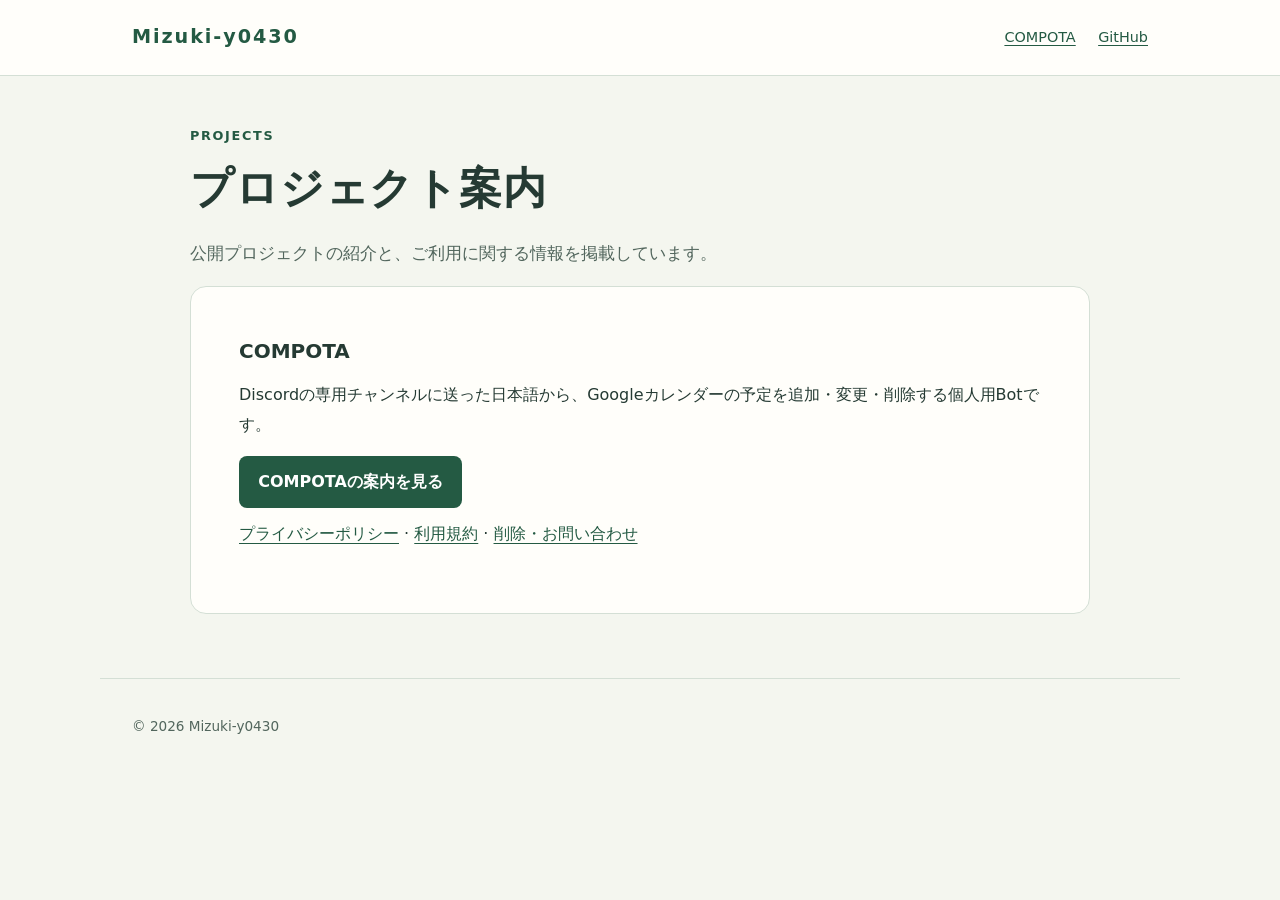
<file: index.html>
<!doctype html>
<html lang="ja">
<head>
  <meta charset="utf-8">
  <meta name="viewport" content="width=device-width, initial-scale=1">
  <title>Mizuki-y0430 | プロジェクト</title>
  <meta name="description" content="Mizuki-y0430のプロジェクト案内。COMPOTAの紹介、プライバシーポリシー、利用規約、お問い合わせ窓口を掲載しています。">
  <link rel="stylesheet" href="compota/styles.css">
</head>
<body>
  <a class="skip-link" href="#main">本文へ移動</a>
  <header class="site-header"><div class="header-inner"><a class="brand" href="index.html">Mizuki-y0430</a><nav aria-label="メインナビゲーション"><a href="compota/index.html">COMPOTA</a><a href="https://github.com/Mizuki-y0430">GitHub</a></nav></div></header>
  <main id="main"><p class="eyebrow">PROJECTS</p><h1>プロジェクト案内</h1><p class="lead">公開プロジェクトの紹介と、ご利用に関する情報を掲載しています。</p><section class="document"><h2>COMPOTA</h2><p>Discordの専用チャンネルに送った日本語から、Googleカレンダーの予定を追加・変更・削除する個人用Botです。</p><a class="button" href="compota/index.html">COMPOTAの案内を見る</a><p><a href="compota/privacy-policy.html">プライバシーポリシー</a> · <a href="compota/terms.html">利用規約</a> · <a href="compota/support.html">削除・お問い合わせ</a></p></section></main>
  <footer class="site-footer"><p>© 2026 Mizuki-y0430</p></footer>
</body>
</html>
</file>
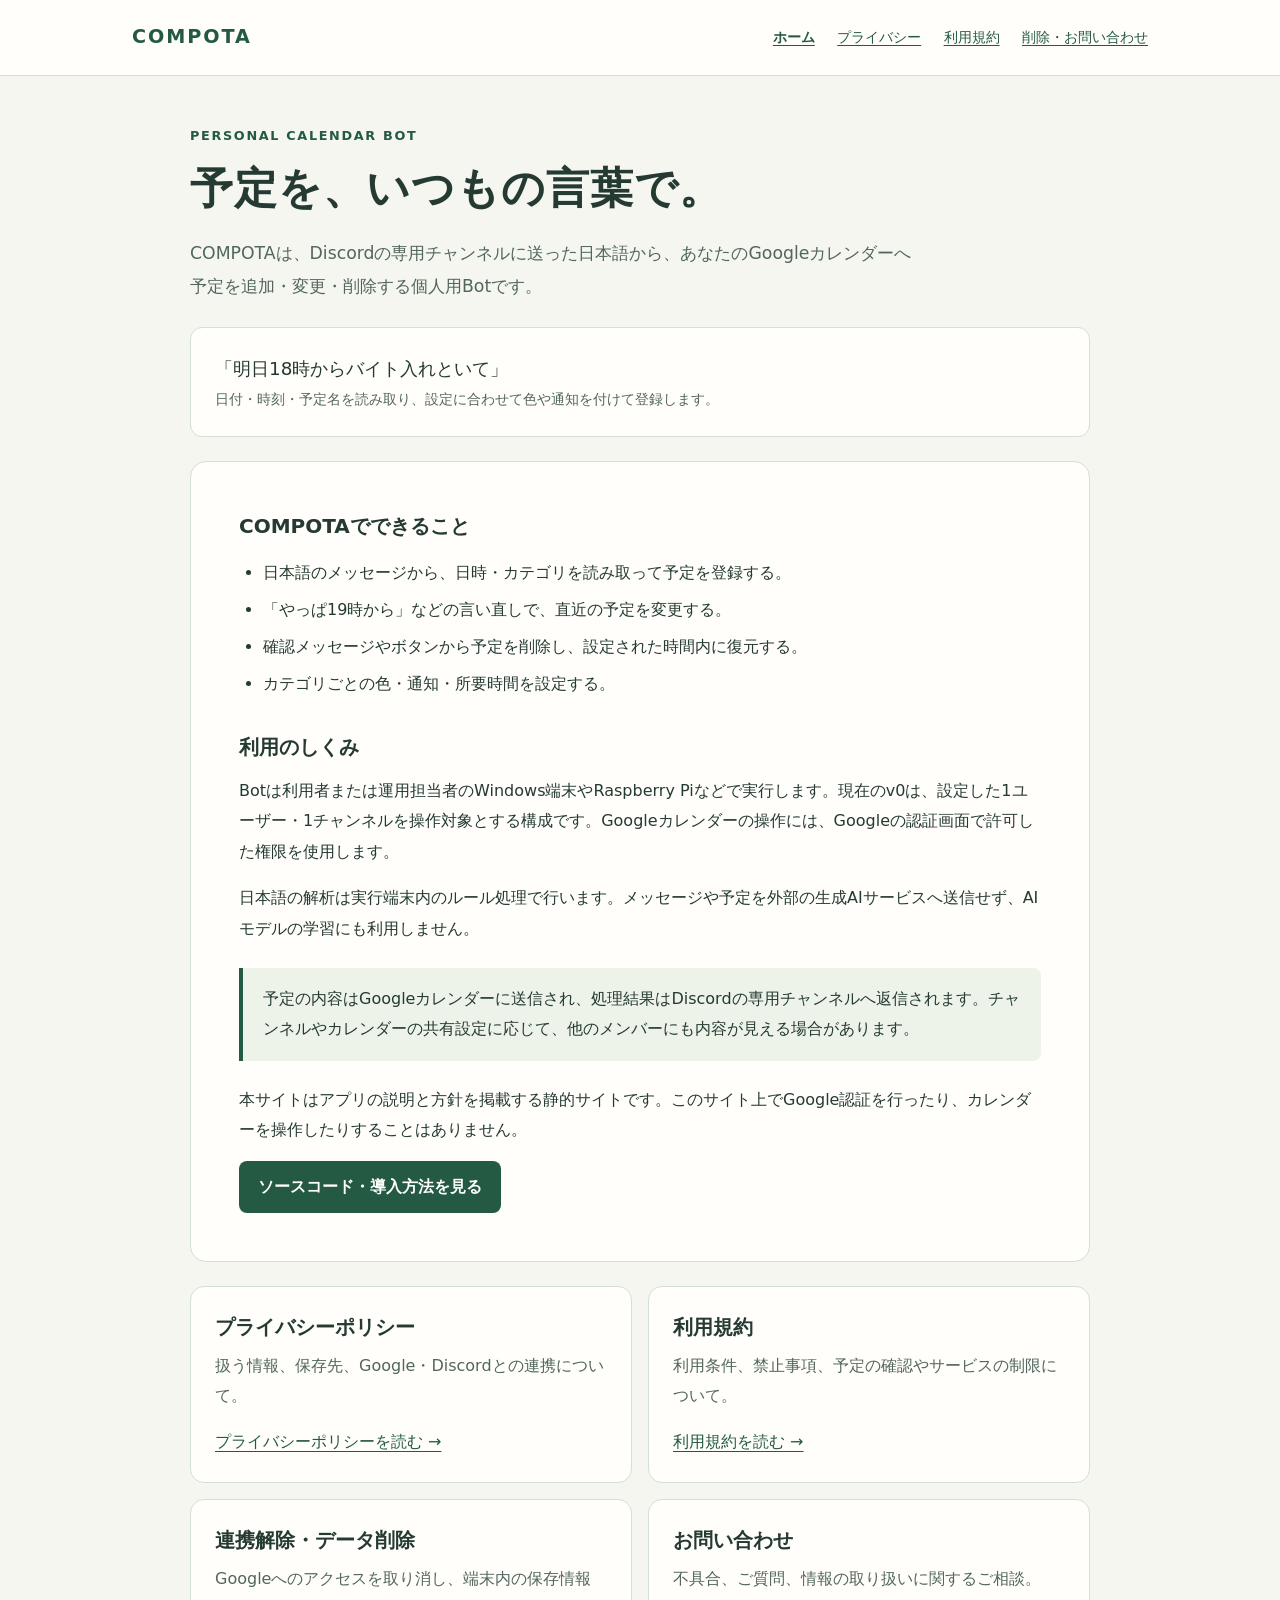
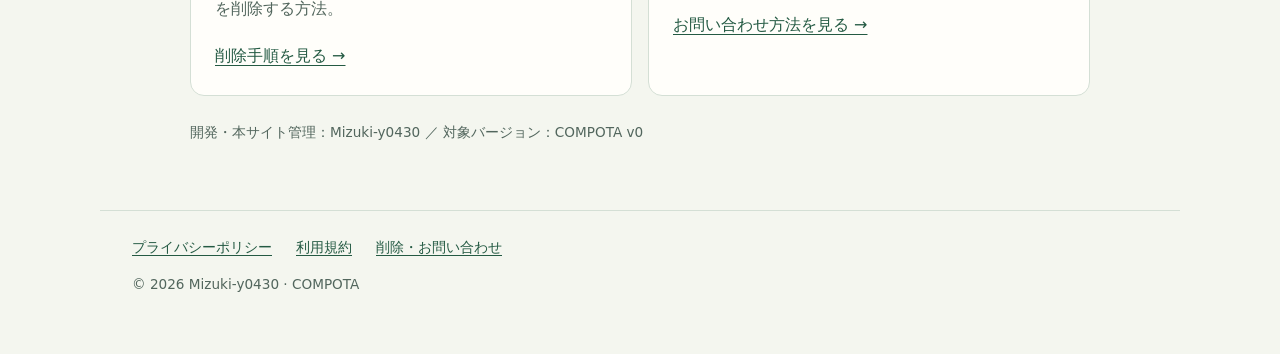
<file: compota/index.html>
<!doctype html>
<html lang="ja">
<head>
  <meta charset="utf-8">
  <meta name="viewport" content="width=device-width, initial-scale=1">
  <title>COMPOTA — DiscordからGoogleカレンダーへ</title>
  <meta name="description" content="COMPOTAは、Discordに送った日本語からGoogleカレンダーの予定を追加・変更・削除する個人用Botです。利用規約、プライバシーポリシー、連携解除の方法をご案内します。">
  <link rel="stylesheet" href="styles.css">
</head>
<body>
  <a class="skip-link" href="#main">本文へ移動</a>
  <header class="site-header"><div class="header-inner">
    <a class="brand" href="index.html">COMPOTA</a>
    <nav aria-label="メインナビゲーション">
      <a href="index.html" aria-current="page">ホーム</a><a href="privacy-policy.html">プライバシー</a><a href="terms.html">利用規約</a><a href="support.html">削除・お問い合わせ</a>
    </nav>
  </div></header>
  <main id="main">
    <p class="eyebrow">PERSONAL CALENDAR BOT</p>
    <h1>予定を、いつもの言葉で。</h1>
    <p class="lead">COMPOTAは、Discordの専用チャンネルに送った日本語から、あなたのGoogleカレンダーへ予定を追加・変更・削除する個人用Botです。</p>
    <div class="example">「明日18時からバイト入れといて」<small>日付・時刻・予定名を読み取り、設定に合わせて色や通知を付けて登録します。</small></div>
    <section class="document" aria-labelledby="features">
      <h2 id="features">COMPOTAでできること</h2>
      <ul>
        <li>日本語のメッセージから、日時・カテゴリを読み取って予定を登録する。</li>
        <li>「やっぱ19時から」などの言い直しで、直近の予定を変更する。</li>
        <li>確認メッセージやボタンから予定を削除し、設定された時間内に復元する。</li>
        <li>カテゴリごとの色・通知・所要時間を設定する。</li>
      </ul>
      <h2>利用のしくみ</h2>
      <p>Botは利用者または運用担当者のWindows端末やRaspberry Piなどで実行します。現在のv0は、設定した1ユーザー・1チャンネルを操作対象とする構成です。Googleカレンダーの操作には、Googleの認証画面で許可した権限を使用します。</p>
      <p>日本語の解析は実行端末内のルール処理で行います。メッセージや予定を外部の生成AIサービスへ送信せず、AIモデルの学習にも利用しません。</p>
      <div class="note"><p>予定の内容はGoogleカレンダーに送信され、処理結果はDiscordの専用チャンネルへ返信されます。チャンネルやカレンダーの共有設定に応じて、他のメンバーにも内容が見える場合があります。</p></div>
      <p>本サイトはアプリの説明と方針を掲載する静的サイトです。このサイト上でGoogle認証を行ったり、カレンダーを操作したりすることはありません。</p>
      <a class="button" href="https://github.com/Mizuki-y0430/calendar-bot">ソースコード・導入方法を見る</a>
    </section>
    <div class="grid">
      <section class="card"><h2>プライバシーポリシー</h2><p>扱う情報、保存先、Google・Discordとの連携について。</p><a href="privacy-policy.html">プライバシーポリシーを読む →</a></section>
      <section class="card"><h2>利用規約</h2><p>利用条件、禁止事項、予定の確認やサービスの制限について。</p><a href="terms.html">利用規約を読む →</a></section>
      <section class="card"><h2>連携解除・データ削除</h2><p>Googleへのアクセスを取り消し、端末内の保存情報を削除する方法。</p><a href="support.html#delete-data">削除手順を見る →</a></section>
      <section class="card"><h2>お問い合わせ</h2><p>不具合、ご質問、情報の取り扱いに関するご相談。</p><a href="support.html#contact">お問い合わせ方法を見る →</a></section>
    </div>
    <p class="meta">開発・本サイト管理：Mizuki-y0430 ／ 対象バージョン：COMPOTA v0</p>
  </main>
  <footer class="site-footer"><div class="footer-links"><a href="privacy-policy.html">プライバシーポリシー</a><a href="terms.html">利用規約</a><a href="support.html">削除・お問い合わせ</a></div><p>© 2026 Mizuki-y0430 · COMPOTA</p></footer>
</body>
</html>
</file>
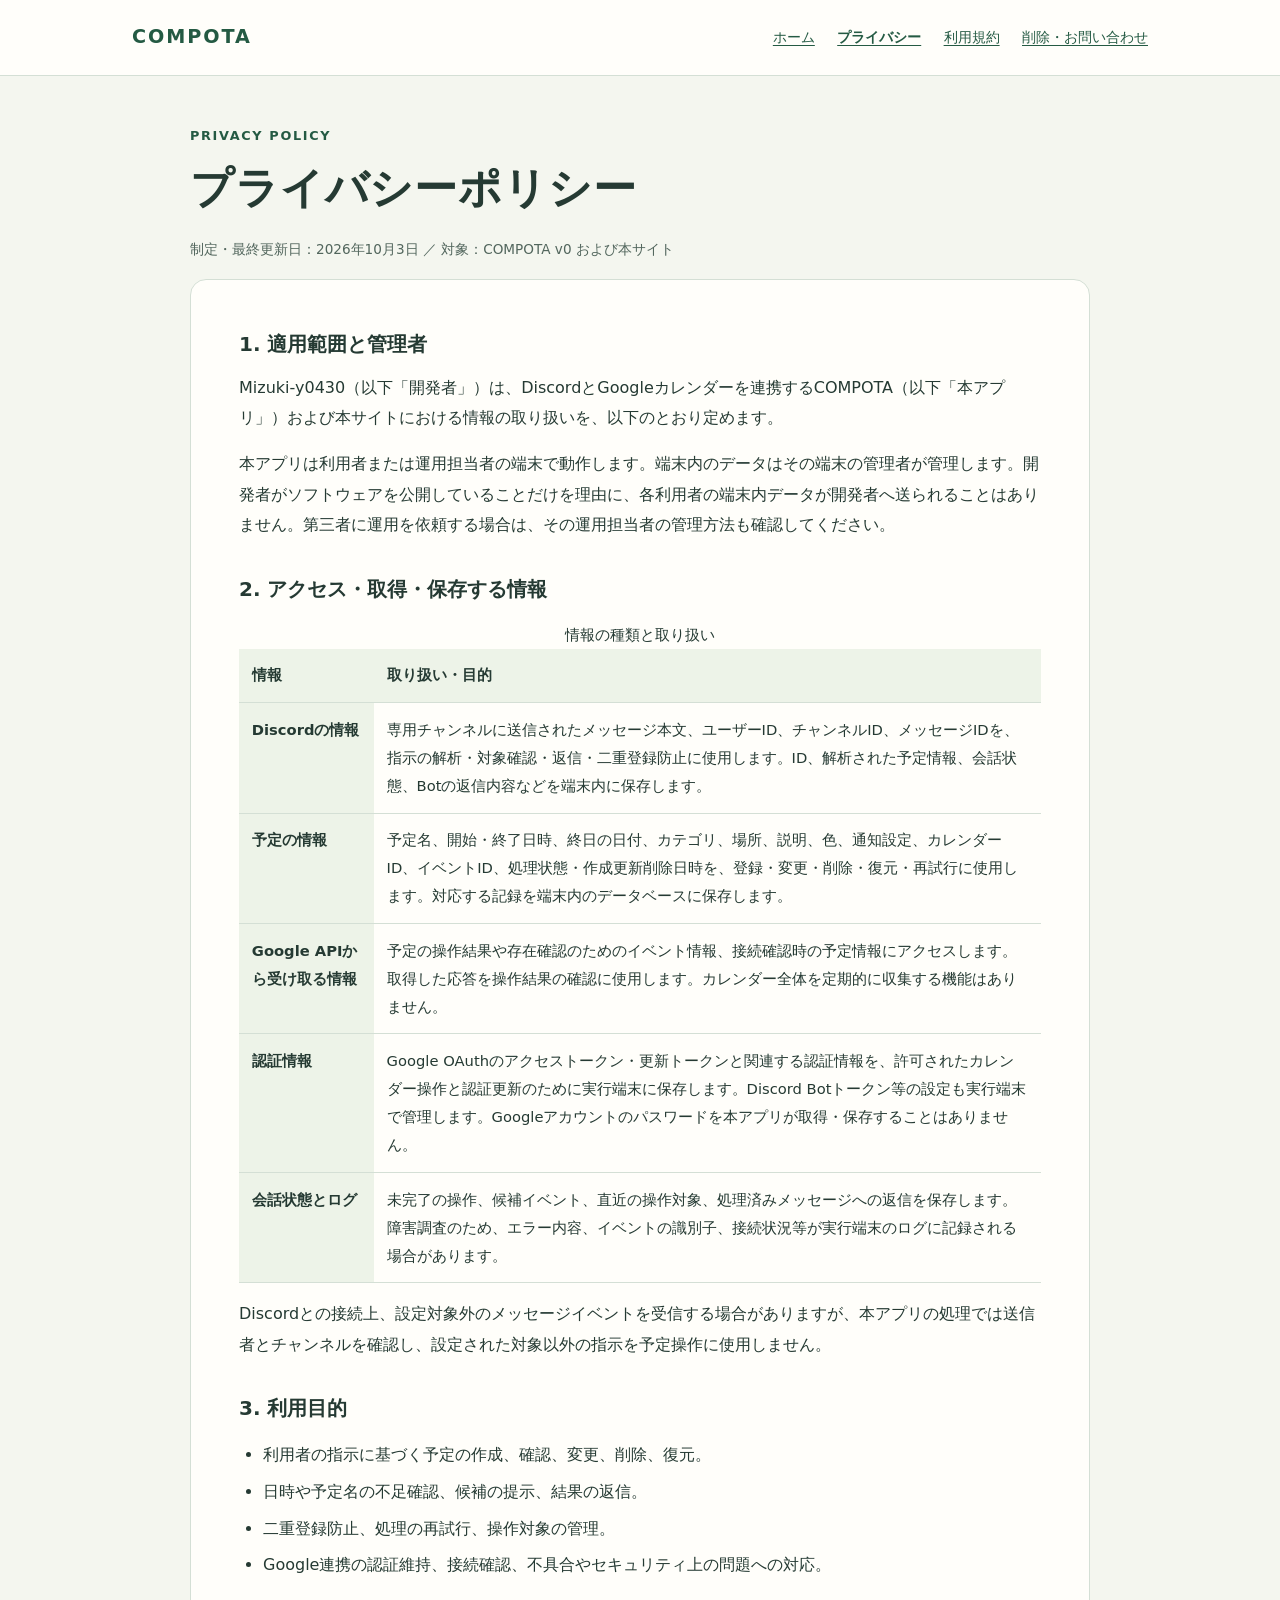
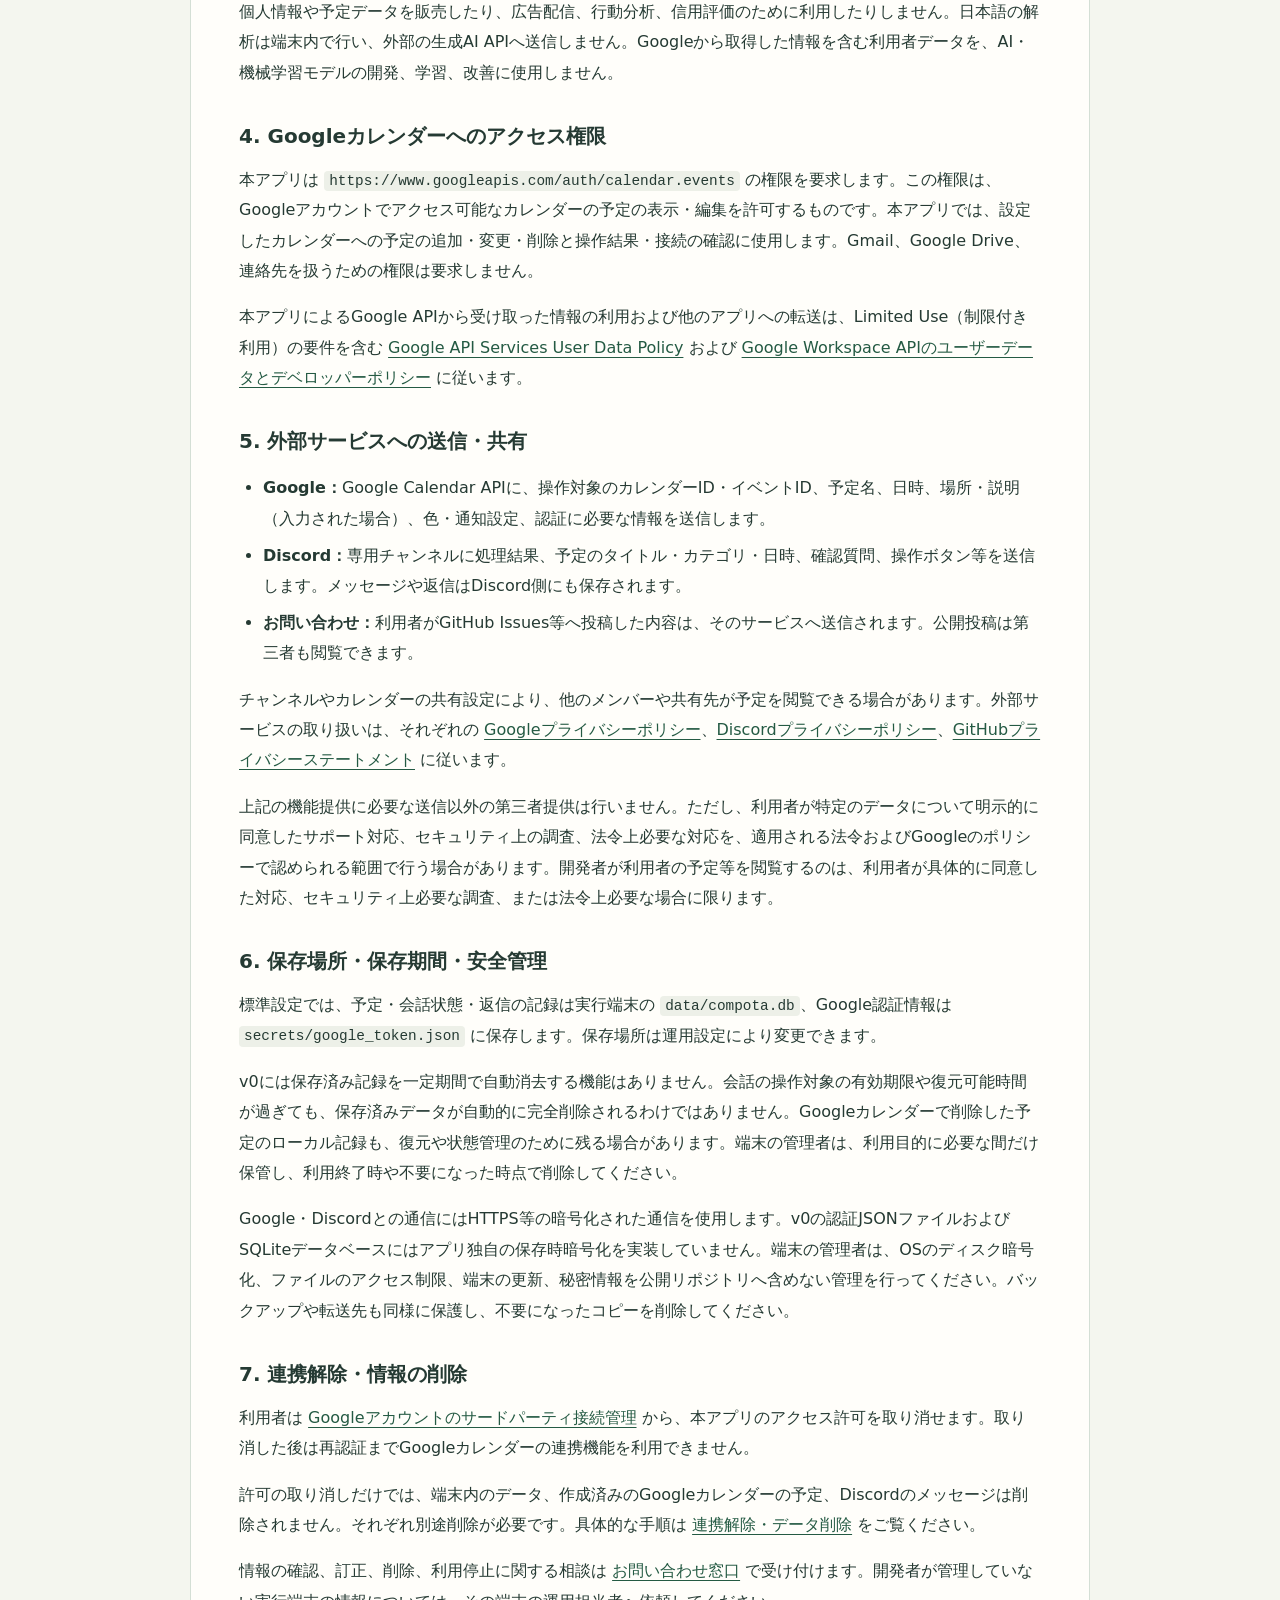
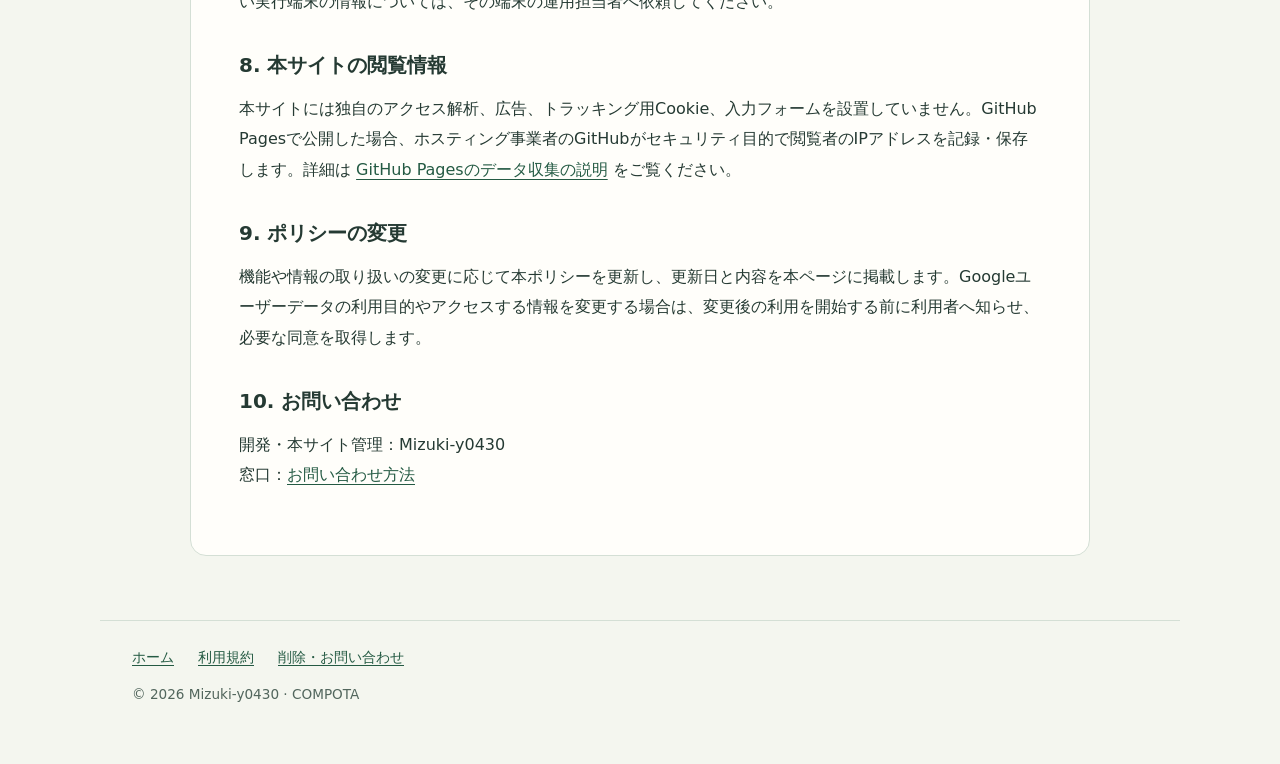
<file: compota/privacy-policy.html>
<!doctype html>
<html lang="ja">
<head>
  <meta charset="utf-8">
  <meta name="viewport" content="width=device-width, initial-scale=1">
  <title>プライバシーポリシー | COMPOTA</title>
  <meta name="description" content="COMPOTAが扱うDiscord・Googleカレンダーの情報、利用目的、端末内の保存、外部サービスへの送信、連携解除・削除について説明します。">
  <link rel="stylesheet" href="styles.css">
</head>
<body>
  <a class="skip-link" href="#main">本文へ移動</a>
  <header class="site-header"><div class="header-inner"><a class="brand" href="index.html">COMPOTA</a><nav aria-label="メインナビゲーション"><a href="index.html">ホーム</a><a href="privacy-policy.html" aria-current="page">プライバシー</a><a href="terms.html">利用規約</a><a href="support.html">削除・お問い合わせ</a></nav></div></header>
  <main id="main">
    <p class="eyebrow">PRIVACY POLICY</p>
    <h1>プライバシーポリシー</h1>
    <p class="meta">制定・最終更新日：2026年10月3日 ／ 対象：COMPOTA v0 および本サイト</p>
    <article class="document">
      <h2>1. 適用範囲と管理者</h2>
      <p>Mizuki-y0430（以下「開発者」）は、DiscordとGoogleカレンダーを連携するCOMPOTA（以下「本アプリ」）および本サイトにおける情報の取り扱いを、以下のとおり定めます。</p>
      <p>本アプリは利用者または運用担当者の端末で動作します。端末内のデータはその端末の管理者が管理します。開発者がソフトウェアを公開していることだけを理由に、各利用者の端末内データが開発者へ送られることはありません。第三者に運用を依頼する場合は、その運用担当者の管理方法も確認してください。</p>
      <h2>2. アクセス・取得・保存する情報</h2>
      <div class="table-wrap"><table>
        <caption>情報の種類と取り扱い</caption>
        <thead><tr><th scope="col">情報</th><th scope="col">取り扱い・目的</th></tr></thead>
        <tbody>
          <tr><th scope="row">Discordの情報</th><td>専用チャンネルに送信されたメッセージ本文、ユーザーID、チャンネルID、メッセージIDを、指示の解析・対象確認・返信・二重登録防止に使用します。ID、解析された予定情報、会話状態、Botの返信内容などを端末内に保存します。</td></tr>
          <tr><th scope="row">予定の情報</th><td>予定名、開始・終了日時、終日の日付、カテゴリ、場所、説明、色、通知設定、カレンダーID、イベントID、処理状態・作成更新削除日時を、登録・変更・削除・復元・再試行に使用します。対応する記録を端末内のデータベースに保存します。</td></tr>
          <tr><th scope="row">Google APIから受け取る情報</th><td>予定の操作結果や存在確認のためのイベント情報、接続確認時の予定情報にアクセスします。取得した応答を操作結果の確認に使用します。カレンダー全体を定期的に収集する機能はありません。</td></tr>
          <tr><th scope="row">認証情報</th><td>Google OAuthのアクセストークン・更新トークンと関連する認証情報を、許可されたカレンダー操作と認証更新のために実行端末に保存します。Discord Botトークン等の設定も実行端末で管理します。Googleアカウントのパスワードを本アプリが取得・保存することはありません。</td></tr>
          <tr><th scope="row">会話状態とログ</th><td>未完了の操作、候補イベント、直近の操作対象、処理済みメッセージへの返信を保存します。障害調査のため、エラー内容、イベントの識別子、接続状況等が実行端末のログに記録される場合があります。</td></tr>
        </tbody>
      </table></div>
      <p>Discordとの接続上、設定対象外のメッセージイベントを受信する場合がありますが、本アプリの処理では送信者とチャンネルを確認し、設定された対象以外の指示を予定操作に使用しません。</p>
      <h2>3. 利用目的</h2>
      <ul><li>利用者の指示に基づく予定の作成、確認、変更、削除、復元。</li><li>日時や予定名の不足確認、候補の提示、結果の返信。</li><li>二重登録防止、処理の再試行、操作対象の管理。</li><li>Google連携の認証維持、接続確認、不具合やセキュリティ上の問題への対応。</li></ul>
      <p>個人情報や予定データを販売したり、広告配信、行動分析、信用評価のために利用したりしません。日本語の解析は端末内で行い、外部の生成AI APIへ送信しません。Googleから取得した情報を含む利用者データを、AI・機械学習モデルの開発、学習、改善に使用しません。</p>
      <h2>4. Googleカレンダーへのアクセス権限</h2>
      <p>本アプリは <code>https://www.googleapis.com/auth/calendar.events</code> の権限を要求します。この権限は、Googleアカウントでアクセス可能なカレンダーの予定の表示・編集を許可するものです。本アプリでは、設定したカレンダーへの予定の追加・変更・削除と操作結果・接続の確認に使用します。Gmail、Google Drive、連絡先を扱うための権限は要求しません。</p>
      <p>本アプリによるGoogle APIから受け取った情報の利用および他のアプリへの転送は、Limited Use（制限付き利用）の要件を含む <a href="https://developers.google.com/terms/api-services-user-data-policy">Google API Services User Data Policy</a> および <a href="https://developers.google.com/workspace/workspace-api-user-data-developer-policy">Google Workspace APIのユーザーデータとデベロッパーポリシー</a> に従います。</p>
      <h2>5. 外部サービスへの送信・共有</h2>
      <ul>
        <li><strong>Google：</strong>Google Calendar APIに、操作対象のカレンダーID・イベントID、予定名、日時、場所・説明（入力された場合）、色・通知設定、認証に必要な情報を送信します。</li>
        <li><strong>Discord：</strong>専用チャンネルに処理結果、予定のタイトル・カテゴリ・日時、確認質問、操作ボタン等を送信します。メッセージや返信はDiscord側にも保存されます。</li>
        <li><strong>お問い合わせ：</strong>利用者がGitHub Issues等へ投稿した内容は、そのサービスへ送信されます。公開投稿は第三者も閲覧できます。</li>
      </ul>
      <p>チャンネルやカレンダーの共有設定により、他のメンバーや共有先が予定を閲覧できる場合があります。外部サービスの取り扱いは、それぞれの <a href="https://policies.google.com/privacy?hl=ja">Googleプライバシーポリシー</a>、<a href="https://discord.com/privacy">Discordプライバシーポリシー</a>、<a href="https://docs.github.com/en/site-policy/privacy-policies/github-general-privacy-statement">GitHubプライバシーステートメント</a> に従います。</p>
      <p>上記の機能提供に必要な送信以外の第三者提供は行いません。ただし、利用者が特定のデータについて明示的に同意したサポート対応、セキュリティ上の調査、法令上必要な対応を、適用される法令およびGoogleのポリシーで認められる範囲で行う場合があります。開発者が利用者の予定等を閲覧するのは、利用者が具体的に同意した対応、セキュリティ上必要な調査、または法令上必要な場合に限ります。</p>
      <h2>6. 保存場所・保存期間・安全管理</h2>
      <p>標準設定では、予定・会話状態・返信の記録は実行端末の <code>data/compota.db</code>、Google認証情報は <code>secrets/google_token.json</code> に保存します。保存場所は運用設定により変更できます。</p>
      <p>v0には保存済み記録を一定期間で自動消去する機能はありません。会話の操作対象の有効期限や復元可能時間が過ぎても、保存済みデータが自動的に完全削除されるわけではありません。Googleカレンダーで削除した予定のローカル記録も、復元や状態管理のために残る場合があります。端末の管理者は、利用目的に必要な間だけ保管し、利用終了時や不要になった時点で削除してください。</p>
      <p>Google・Discordとの通信にはHTTPS等の暗号化された通信を使用します。v0の認証JSONファイルおよびSQLiteデータベースにはアプリ独自の保存時暗号化を実装していません。端末の管理者は、OSのディスク暗号化、ファイルのアクセス制限、端末の更新、秘密情報を公開リポジトリへ含めない管理を行ってください。バックアップや転送先も同様に保護し、不要になったコピーを削除してください。</p>
      <h2>7. 連携解除・情報の削除</h2>
      <p>利用者は <a href="https://myaccount.google.com/connections">Googleアカウントのサードパーティ接続管理</a> から、本アプリのアクセス許可を取り消せます。取り消した後は再認証までGoogleカレンダーの連携機能を利用できません。</p>
      <p>許可の取り消しだけでは、端末内のデータ、作成済みのGoogleカレンダーの予定、Discordのメッセージは削除されません。それぞれ別途削除が必要です。具体的な手順は <a href="support.html#delete-data">連携解除・データ削除</a> をご覧ください。</p>
      <p>情報の確認、訂正、削除、利用停止に関する相談は <a href="support.html#contact">お問い合わせ窓口</a> で受け付けます。開発者が管理していない実行端末の情報については、その端末の運用担当者へ依頼してください。</p>
      <h2>8. 本サイトの閲覧情報</h2>
      <p>本サイトには独自のアクセス解析、広告、トラッキング用Cookie、入力フォームを設置していません。GitHub Pagesで公開した場合、ホスティング事業者のGitHubがセキュリティ目的で閲覧者のIPアドレスを記録・保存します。詳細は <a href="https://docs.github.com/en/pages/getting-started-with-github-pages/what-is-github-pages#data-collection">GitHub Pagesのデータ収集の説明</a> をご覧ください。</p>
      <h2>9. ポリシーの変更</h2>
      <p>機能や情報の取り扱いの変更に応じて本ポリシーを更新し、更新日と内容を本ページに掲載します。Googleユーザーデータの利用目的やアクセスする情報を変更する場合は、変更後の利用を開始する前に利用者へ知らせ、必要な同意を取得します。</p>
      <h2>10. お問い合わせ</h2>
      <p>開発・本サイト管理：Mizuki-y0430<br>窓口：<a href="support.html#contact">お問い合わせ方法</a></p>
    </article>
  </main>
  <footer class="site-footer"><div class="footer-links"><a href="index.html">ホーム</a><a href="terms.html">利用規約</a><a href="support.html">削除・お問い合わせ</a></div><p>© 2026 Mizuki-y0430 · COMPOTA</p></footer>
</body>
</html>
</file>
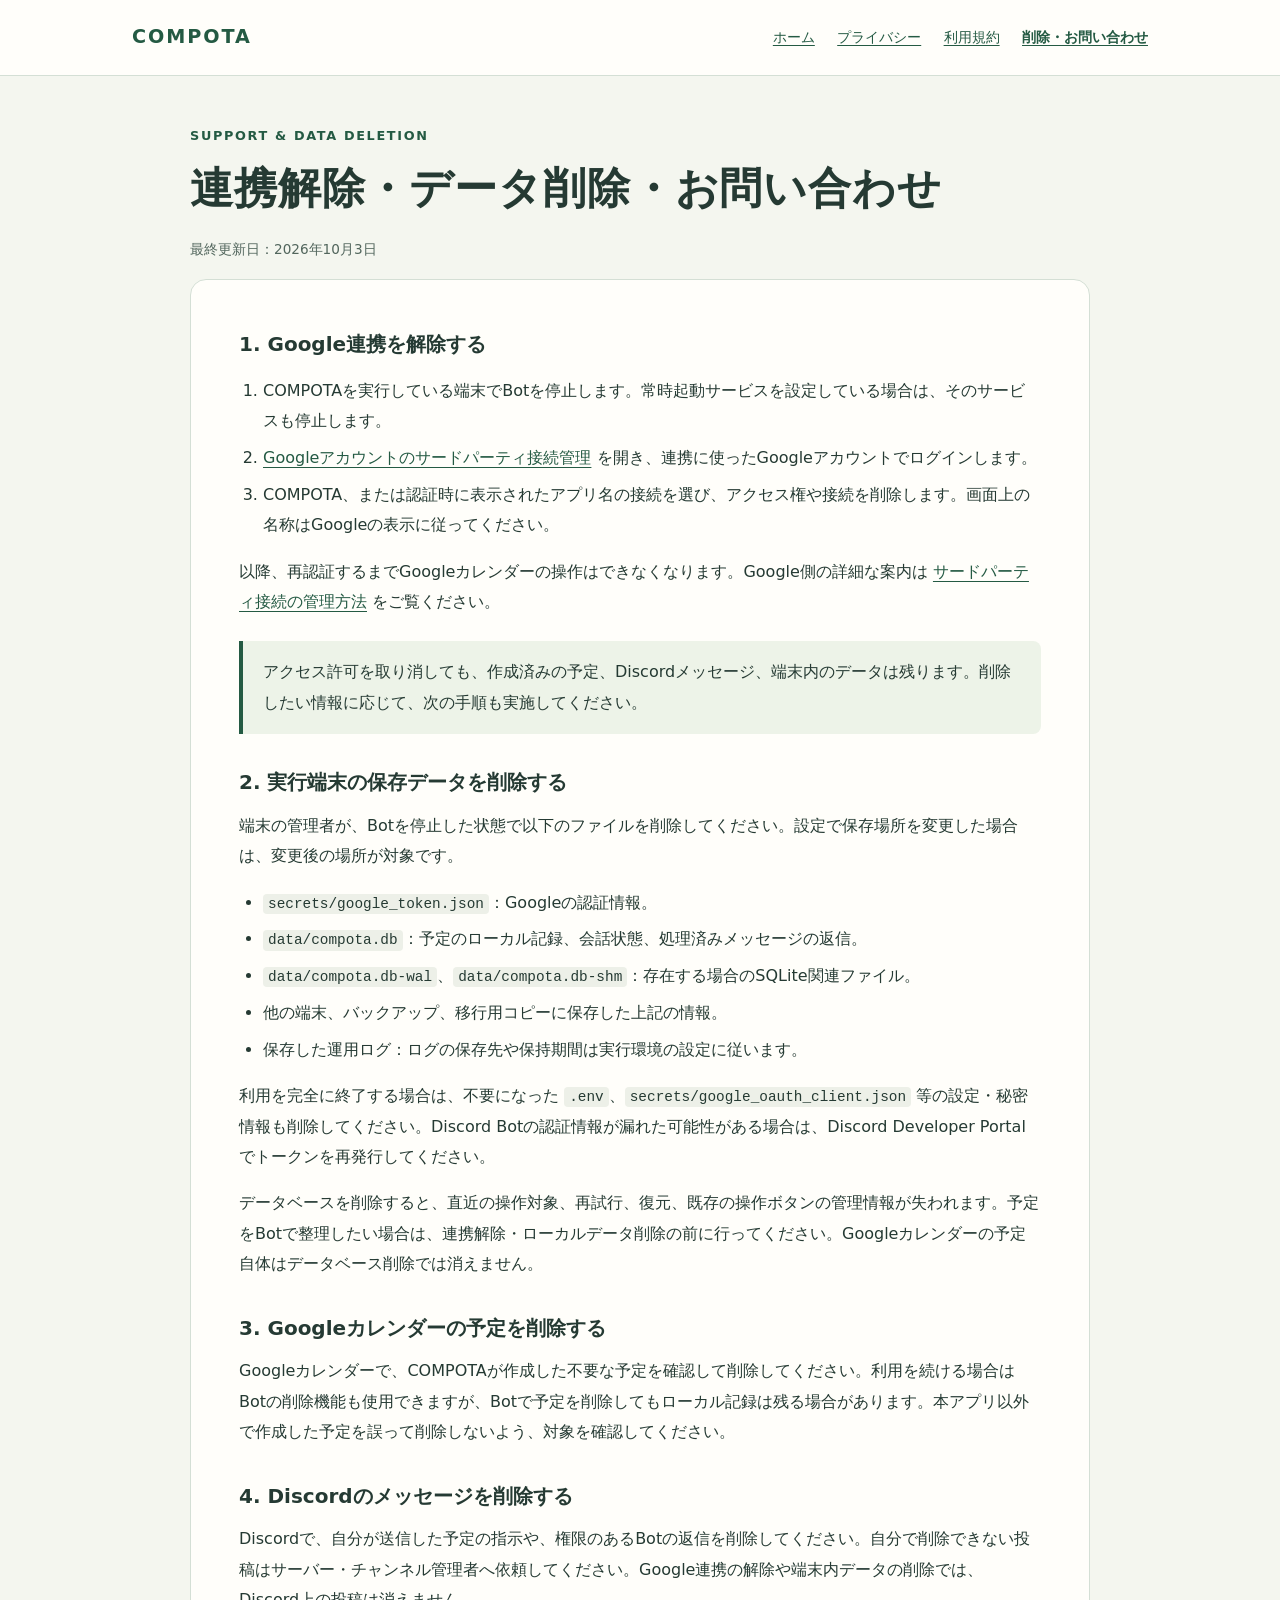
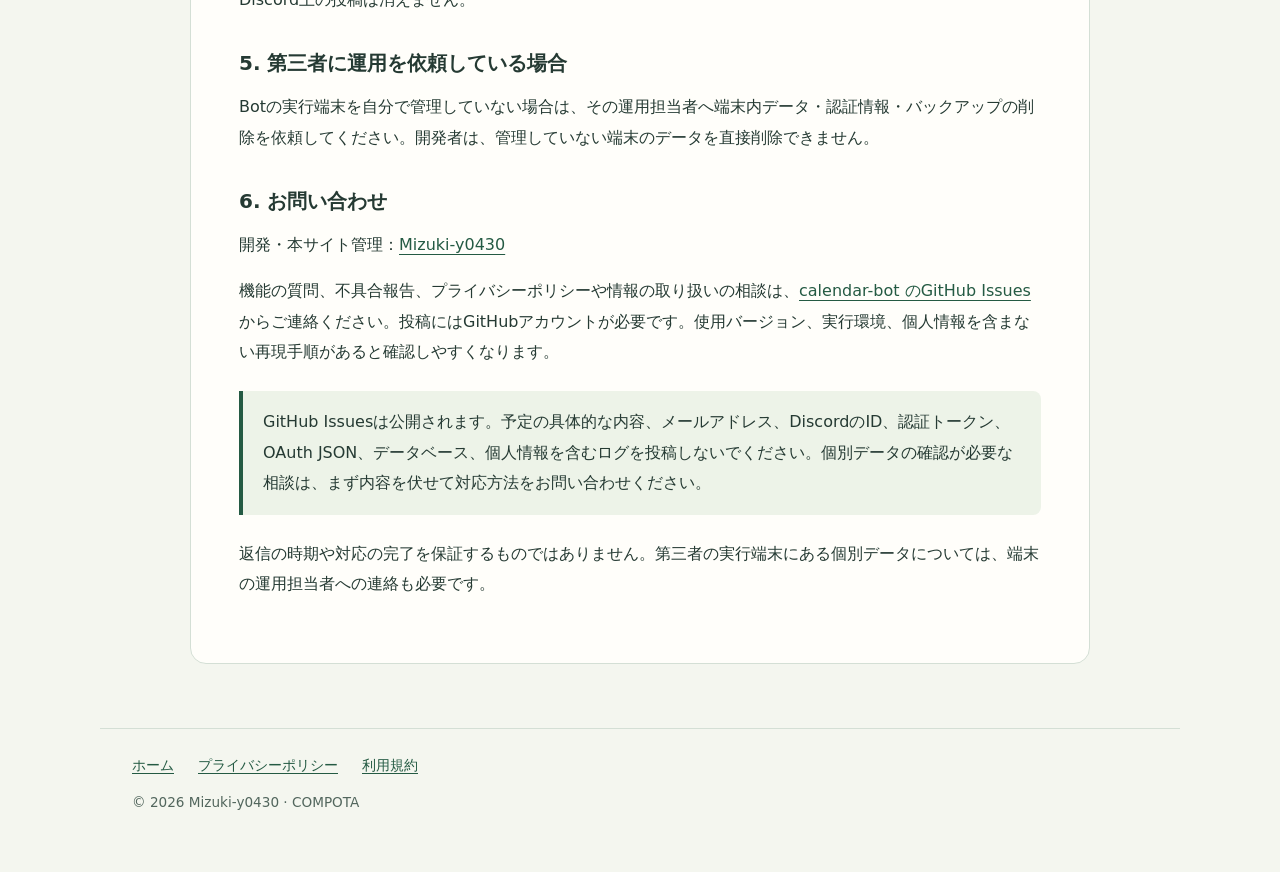
<file: compota/support.html>
<!doctype html>
<html lang="ja">
<head>
  <meta charset="utf-8">
  <meta name="viewport" content="width=device-width, initial-scale=1">
  <title>連携解除・データ削除・お問い合わせ | COMPOTA</title>
  <meta name="description" content="COMPOTAのGoogle連携解除、端末内データ、カレンダーの予定、Discordメッセージの削除手順とお問い合わせ先をご案内します。">
  <link rel="stylesheet" href="styles.css">
</head>
<body>
  <a class="skip-link" href="#main">本文へ移動</a>
  <header class="site-header"><div class="header-inner"><a class="brand" href="index.html">COMPOTA</a><nav aria-label="メインナビゲーション"><a href="index.html">ホーム</a><a href="privacy-policy.html">プライバシー</a><a href="terms.html">利用規約</a><a href="support.html" aria-current="page">削除・お問い合わせ</a></nav></div></header>
  <main id="main">
    <p class="eyebrow">SUPPORT &amp; DATA DELETION</p><h1>連携解除・データ削除・お問い合わせ</h1><p class="meta">最終更新日：2026年10月3日</p>
    <article class="document">
      <h2 id="delete-data">1. Google連携を解除する</h2>
      <ol><li>COMPOTAを実行している端末でBotを停止します。常時起動サービスを設定している場合は、そのサービスも停止します。</li><li><a href="https://myaccount.google.com/connections">Googleアカウントのサードパーティ接続管理</a> を開き、連携に使ったGoogleアカウントでログインします。</li><li>COMPOTA、または認証時に表示されたアプリ名の接続を選び、アクセス権や接続を削除します。画面上の名称はGoogleの表示に従ってください。</li></ol>
      <p>以降、再認証するまでGoogleカレンダーの操作はできなくなります。Google側の詳細な案内は <a href="https://support.google.com/accounts/answer/13533235?hl=ja">サードパーティ接続の管理方法</a> をご覧ください。</p>
      <div class="note"><p>アクセス許可を取り消しても、作成済みの予定、Discordメッセージ、端末内のデータは残ります。削除したい情報に応じて、次の手順も実施してください。</p></div>
      <h2>2. 実行端末の保存データを削除する</h2>
      <p>端末の管理者が、Botを停止した状態で以下のファイルを削除してください。設定で保存場所を変更した場合は、変更後の場所が対象です。</p>
      <ul><li><code>secrets/google_token.json</code>：Googleの認証情報。</li><li><code>data/compota.db</code>：予定のローカル記録、会話状態、処理済みメッセージの返信。</li><li><code>data/compota.db-wal</code>、<code>data/compota.db-shm</code>：存在する場合のSQLite関連ファイル。</li><li>他の端末、バックアップ、移行用コピーに保存した上記の情報。</li><li>保存した運用ログ：ログの保存先や保持期間は実行環境の設定に従います。</li></ul>
      <p>利用を完全に終了する場合は、不要になった <code>.env</code>、<code>secrets/google_oauth_client.json</code> 等の設定・秘密情報も削除してください。Discord Botの認証情報が漏れた可能性がある場合は、Discord Developer Portalでトークンを再発行してください。</p>
      <p>データベースを削除すると、直近の操作対象、再試行、復元、既存の操作ボタンの管理情報が失われます。予定をBotで整理したい場合は、連携解除・ローカルデータ削除の前に行ってください。Googleカレンダーの予定自体はデータベース削除では消えません。</p>
      <h2>3. Googleカレンダーの予定を削除する</h2>
      <p>Googleカレンダーで、COMPOTAが作成した不要な予定を確認して削除してください。利用を続ける場合はBotの削除機能も使用できますが、Botで予定を削除してもローカル記録は残る場合があります。本アプリ以外で作成した予定を誤って削除しないよう、対象を確認してください。</p>
      <h2>4. Discordのメッセージを削除する</h2>
      <p>Discordで、自分が送信した予定の指示や、権限のあるBotの返信を削除してください。自分で削除できない投稿はサーバー・チャンネル管理者へ依頼してください。Google連携の解除や端末内データの削除では、Discord上の投稿は消えません。</p>
      <h2>5. 第三者に運用を依頼している場合</h2>
      <p>Botの実行端末を自分で管理していない場合は、その運用担当者へ端末内データ・認証情報・バックアップの削除を依頼してください。開発者は、管理していない端末のデータを直接削除できません。</p>
      <h2 id="contact">6. お問い合わせ</h2>
      <p>開発・本サイト管理：<a href="https://github.com/Mizuki-y0430">Mizuki-y0430</a></p>
      <p>機能の質問、不具合報告、プライバシーポリシーや情報の取り扱いの相談は、<a href="https://github.com/Mizuki-y0430/calendar-bot/issues">calendar-bot のGitHub Issues</a> からご連絡ください。投稿にはGitHubアカウントが必要です。使用バージョン、実行環境、個人情報を含まない再現手順があると確認しやすくなります。</p>
      <div class="note"><p>GitHub Issuesは公開されます。予定の具体的な内容、メールアドレス、DiscordのID、認証トークン、OAuth JSON、データベース、個人情報を含むログを投稿しないでください。個別データの確認が必要な相談は、まず内容を伏せて対応方法をお問い合わせください。</p></div>
      <p>返信の時期や対応の完了を保証するものではありません。第三者の実行端末にある個別データについては、端末の運用担当者への連絡も必要です。</p>
    </article>
  </main>
  <footer class="site-footer"><div class="footer-links"><a href="index.html">ホーム</a><a href="privacy-policy.html">プライバシーポリシー</a><a href="terms.html">利用規約</a></div><p>© 2026 Mizuki-y0430 · COMPOTA</p></footer>
</body>
</html>
</file>
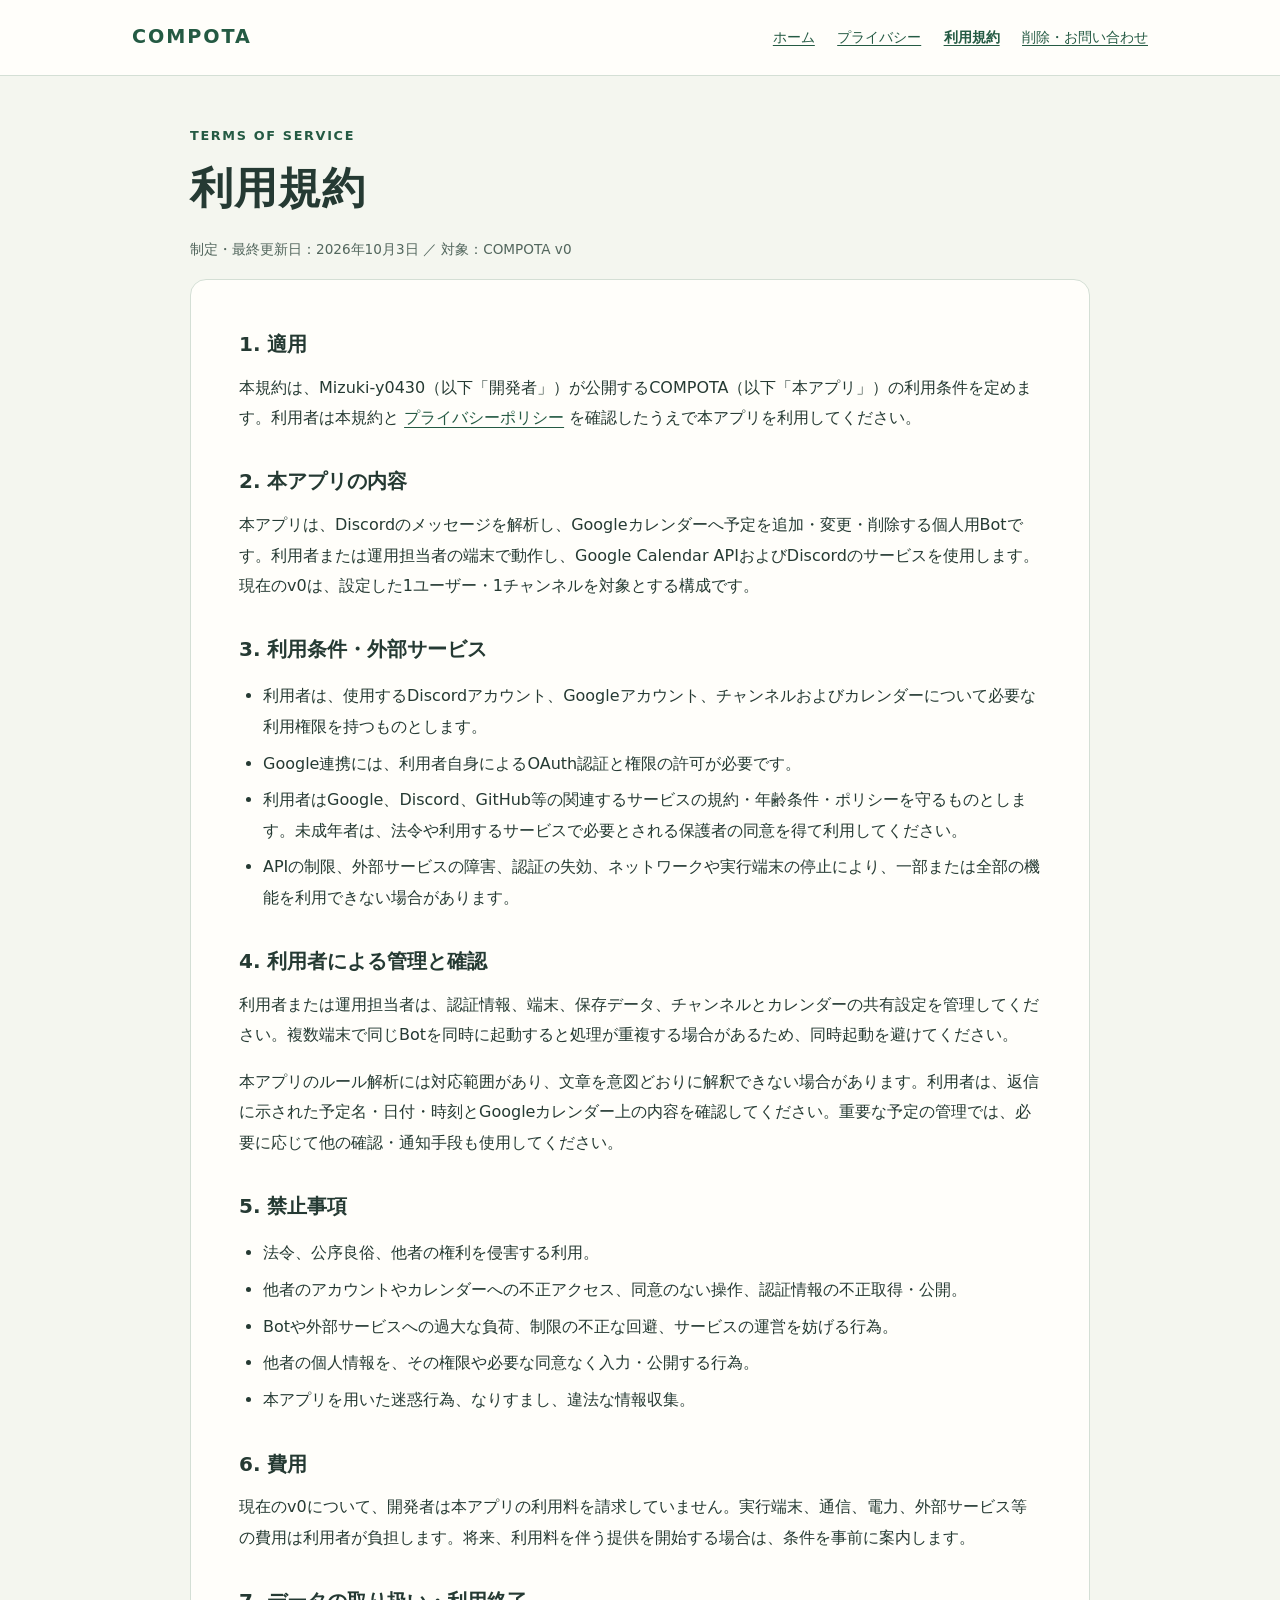
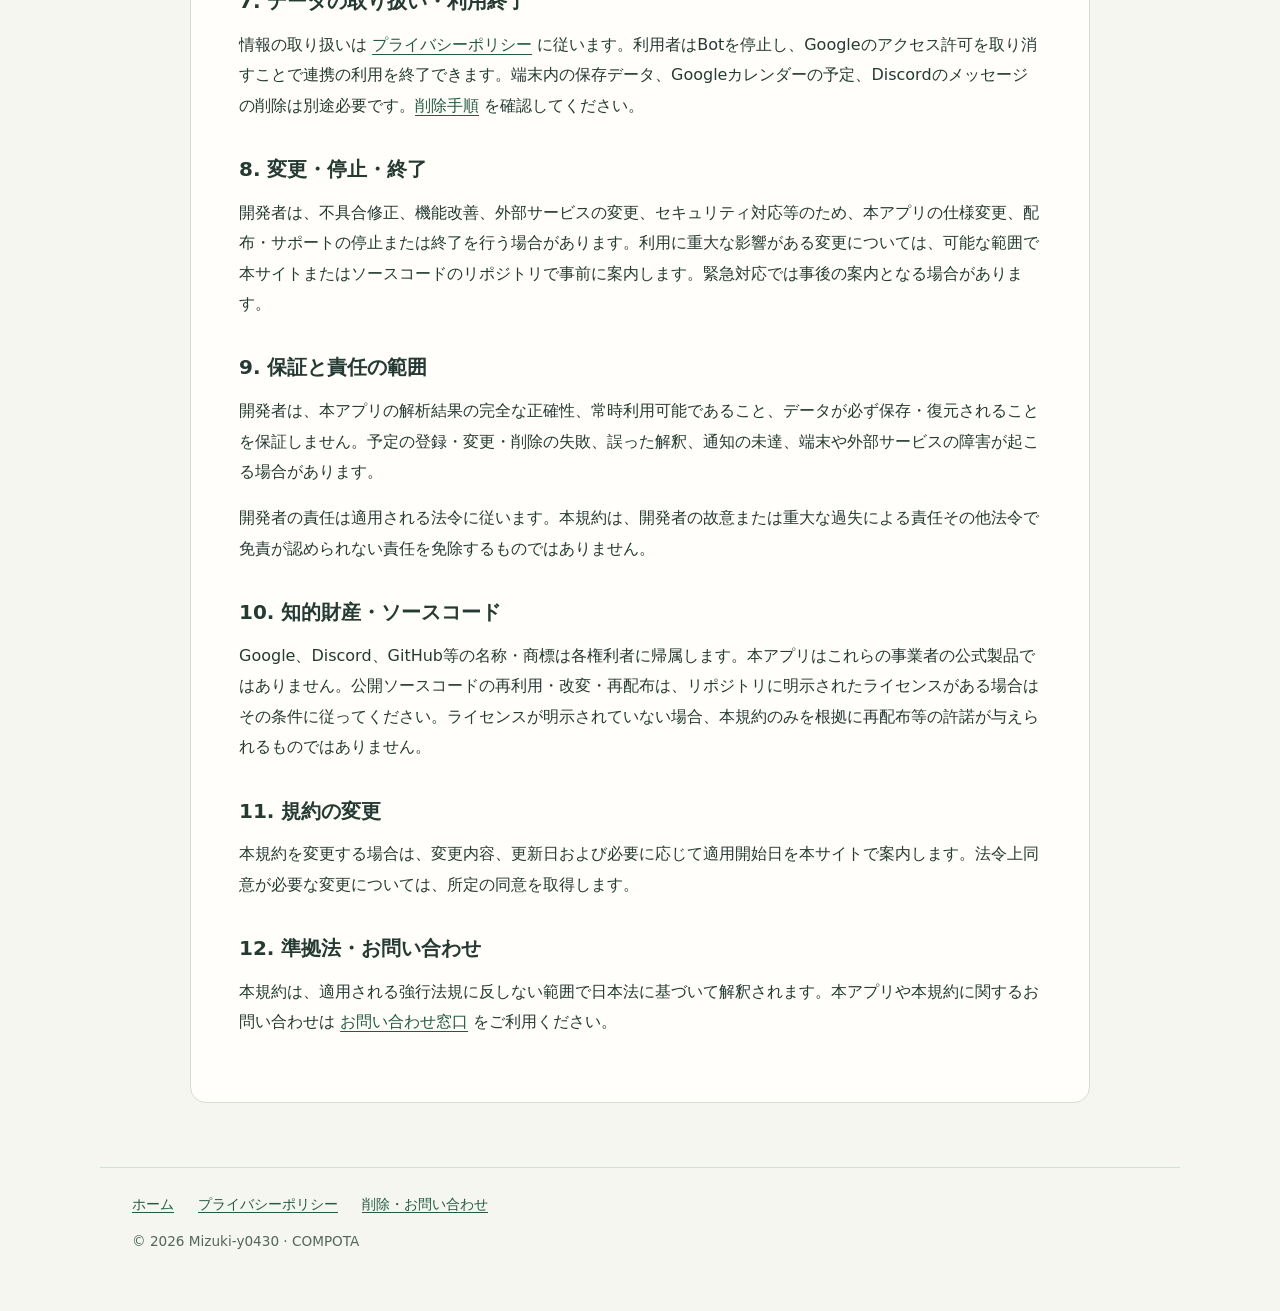
<file: compota/terms.html>
<!doctype html>
<html lang="ja">
<head>
  <meta charset="utf-8">
  <meta name="viewport" content="width=device-width, initial-scale=1">
  <title>利用規約 | COMPOTA</title>
  <meta name="description" content="COMPOTAの利用条件、Google・Discord連携、禁止事項、予定の確認、サービスの変更・停止および責任の範囲を定めます。">
  <link rel="stylesheet" href="styles.css">
</head>
<body>
  <a class="skip-link" href="#main">本文へ移動</a>
  <header class="site-header"><div class="header-inner"><a class="brand" href="index.html">COMPOTA</a><nav aria-label="メインナビゲーション"><a href="index.html">ホーム</a><a href="privacy-policy.html">プライバシー</a><a href="terms.html" aria-current="page">利用規約</a><a href="support.html">削除・お問い合わせ</a></nav></div></header>
  <main id="main">
    <p class="eyebrow">TERMS OF SERVICE</p><h1>利用規約</h1>
    <p class="meta">制定・最終更新日：2026年10月3日 ／ 対象：COMPOTA v0</p>
    <article class="document">
      <h2>1. 適用</h2>
      <p>本規約は、Mizuki-y0430（以下「開発者」）が公開するCOMPOTA（以下「本アプリ」）の利用条件を定めます。利用者は本規約と <a href="privacy-policy.html">プライバシーポリシー</a> を確認したうえで本アプリを利用してください。</p>
      <h2>2. 本アプリの内容</h2>
      <p>本アプリは、Discordのメッセージを解析し、Googleカレンダーへ予定を追加・変更・削除する個人用Botです。利用者または運用担当者の端末で動作し、Google Calendar APIおよびDiscordのサービスを使用します。現在のv0は、設定した1ユーザー・1チャンネルを対象とする構成です。</p>
      <h2>3. 利用条件・外部サービス</h2>
      <ul><li>利用者は、使用するDiscordアカウント、Googleアカウント、チャンネルおよびカレンダーについて必要な利用権限を持つものとします。</li><li>Google連携には、利用者自身によるOAuth認証と権限の許可が必要です。</li><li>利用者はGoogle、Discord、GitHub等の関連するサービスの規約・年齢条件・ポリシーを守るものとします。未成年者は、法令や利用するサービスで必要とされる保護者の同意を得て利用してください。</li><li>APIの制限、外部サービスの障害、認証の失効、ネットワークや実行端末の停止により、一部または全部の機能を利用できない場合があります。</li></ul>
      <h2>4. 利用者による管理と確認</h2>
      <p>利用者または運用担当者は、認証情報、端末、保存データ、チャンネルとカレンダーの共有設定を管理してください。複数端末で同じBotを同時に起動すると処理が重複する場合があるため、同時起動を避けてください。</p>
      <p>本アプリのルール解析には対応範囲があり、文章を意図どおりに解釈できない場合があります。利用者は、返信に示された予定名・日付・時刻とGoogleカレンダー上の内容を確認してください。重要な予定の管理では、必要に応じて他の確認・通知手段も使用してください。</p>
      <h2>5. 禁止事項</h2>
      <ul><li>法令、公序良俗、他者の権利を侵害する利用。</li><li>他者のアカウントやカレンダーへの不正アクセス、同意のない操作、認証情報の不正取得・公開。</li><li>Botや外部サービスへの過大な負荷、制限の不正な回避、サービスの運営を妨げる行為。</li><li>他者の個人情報を、その権限や必要な同意なく入力・公開する行為。</li><li>本アプリを用いた迷惑行為、なりすまし、違法な情報収集。</li></ul>
      <h2>6. 費用</h2>
      <p>現在のv0について、開発者は本アプリの利用料を請求していません。実行端末、通信、電力、外部サービス等の費用は利用者が負担します。将来、利用料を伴う提供を開始する場合は、条件を事前に案内します。</p>
      <h2>7. データの取り扱い・利用終了</h2>
      <p>情報の取り扱いは <a href="privacy-policy.html">プライバシーポリシー</a> に従います。利用者はBotを停止し、Googleのアクセス許可を取り消すことで連携の利用を終了できます。端末内の保存データ、Googleカレンダーの予定、Discordのメッセージの削除は別途必要です。<a href="support.html#delete-data">削除手順</a> を確認してください。</p>
      <h2>8. 変更・停止・終了</h2>
      <p>開発者は、不具合修正、機能改善、外部サービスの変更、セキュリティ対応等のため、本アプリの仕様変更、配布・サポートの停止または終了を行う場合があります。利用に重大な影響がある変更については、可能な範囲で本サイトまたはソースコードのリポジトリで事前に案内します。緊急対応では事後の案内となる場合があります。</p>
      <h2>9. 保証と責任の範囲</h2>
      <p>開発者は、本アプリの解析結果の完全な正確性、常時利用可能であること、データが必ず保存・復元されることを保証しません。予定の登録・変更・削除の失敗、誤った解釈、通知の未達、端末や外部サービスの障害が起こる場合があります。</p>
      <p>開発者の責任は適用される法令に従います。本規約は、開発者の故意または重大な過失による責任その他法令で免責が認められない責任を免除するものではありません。</p>
      <h2>10. 知的財産・ソースコード</h2>
      <p>Google、Discord、GitHub等の名称・商標は各権利者に帰属します。本アプリはこれらの事業者の公式製品ではありません。公開ソースコードの再利用・改変・再配布は、リポジトリに明示されたライセンスがある場合はその条件に従ってください。ライセンスが明示されていない場合、本規約のみを根拠に再配布等の許諾が与えられるものではありません。</p>
      <h2>11. 規約の変更</h2>
      <p>本規約を変更する場合は、変更内容、更新日および必要に応じて適用開始日を本サイトで案内します。法令上同意が必要な変更については、所定の同意を取得します。</p>
      <h2>12. 準拠法・お問い合わせ</h2>
      <p>本規約は、適用される強行法規に反しない範囲で日本法に基づいて解釈されます。本アプリや本規約に関するお問い合わせは <a href="support.html#contact">お問い合わせ窓口</a> をご利用ください。</p>
    </article>
  </main>
  <footer class="site-footer"><div class="footer-links"><a href="index.html">ホーム</a><a href="privacy-policy.html">プライバシーポリシー</a><a href="support.html">削除・お問い合わせ</a></div><p>© 2026 Mizuki-y0430 · COMPOTA</p></footer>
</body>
</html>
</file>
<file: compota/styles.css>
:root {
  color-scheme: light;
  --ink: #253a33;
  --muted: #52665d;
  --green: #245a43;
  --line: #d4dfd5;
  --paper: #fffefa;
}
* { box-sizing: border-box; }
body { margin: 0; background: #f4f6ef; color: var(--ink); font-family: system-ui, -apple-system, "Segoe UI", "Noto Sans JP", sans-serif; line-height: 1.9; }
a { color: var(--green); text-underline-offset: .22em; overflow-wrap: anywhere; }
a:hover { text-decoration-thickness: 2px; }
a:focus-visible { outline: 3px solid #a55c24; outline-offset: 4px; }
.skip-link { position: absolute; left: 1rem; top: -5rem; padding: .5rem 1rem; background: var(--paper); z-index: 2; }
.skip-link:focus { top: 1rem; }
.site-header { border-bottom: 1px solid var(--line); background: var(--paper); }
.header-inner { max-width: 1080px; margin: auto; padding: 1.2rem 2rem; display: flex; align-items: center; justify-content: space-between; gap: 1rem; flex-wrap: wrap; }
.brand { font-size: 1.2rem; font-weight: 800; letter-spacing: .1em; text-decoration: none; }
nav { display: flex; flex-wrap: wrap; gap: .5rem 1.4rem; font-size: .9rem; }
nav a[aria-current="page"] { font-weight: 700; }
main { width: min(100% - 3rem, 900px); margin: 3rem auto 4rem; }
.eyebrow { color: var(--green); font-size: .8rem; font-weight: 700; letter-spacing: .13em; margin-bottom: .5rem; }
h1 { font-size: clamp(1.8rem, 5vw, 2.7rem); line-height: 1.5; margin: .4rem 0 1rem; letter-spacing: .02em; }
h2 { font-size: 1.25rem; line-height: 1.6; margin: 2rem 0 .8rem; }
h3 { font-size: 1.05rem; }
p { margin: .7rem 0 1rem; }
.lead { font-size: 1.08rem; color: var(--muted); max-width: 46rem; }
.meta { color: var(--muted); font-size: .85rem; }
.document { padding: clamp(1.25rem, 4vw, 3rem); background: var(--paper); border: 1px solid var(--line); border-radius: 16px; }
.document > h2:first-child { margin-top: 0; }
.note { padding: 1rem 1.25rem; border-left: 4px solid var(--green); background: #edf3e8; border-radius: 0 8px 8px 0; margin: 1.5rem 0; }
.note p { margin: 0; }
.grid { display: grid; grid-template-columns: repeat(2, minmax(0, 1fr)); gap: 1rem; margin: 1.5rem 0; }
.card { background: var(--paper); border: 1px solid var(--line); border-radius: 14px; padding: 1.5rem; }
.card h2 { margin: 0 0 .5rem; }
.card p { color: var(--muted); margin: .3rem 0 1rem; }
.button { display: inline-block; border-radius: 8px; background: var(--green); color: white; padding: .65rem 1.2rem; text-decoration: none; font-weight: 600; }
.example { font-size: 1.15rem; padding: 1.5rem; border: 1px solid var(--line); border-radius: 12px; background: var(--paper); margin: 1.5rem 0; }
.example small { display: block; color: var(--muted); font-size: .85rem; }
ul, ol { padding-left: 1.5rem; }
li { margin: .4rem 0; }
.table-wrap { overflow-x: auto; margin: 1rem 0; }
table { border-collapse: collapse; width: 100%; font-size: .92rem; }
th, td { border-bottom: 1px solid var(--line); padding: .8rem; text-align: left; vertical-align: top; }
th { background: #edf3e8; }
code { font-family: ui-monospace, Consolas, monospace; background: #edf0e8; padding: .15em .35em; border-radius: 4px; font-size: .9em; overflow-wrap: anywhere; }
.site-footer { max-width: 1080px; margin: auto; padding: 1.5rem 2rem 2.5rem; border-top: 1px solid var(--line); color: var(--muted); font-size: .85rem; }
.footer-links { display: flex; gap: .6rem 1.5rem; flex-wrap: wrap; }
@media (max-width: 640px) {
  .header-inner { padding: 1rem 1.25rem; }
  nav { gap: .4rem 1rem; font-size: .83rem; }
  main { width: calc(100% - 2rem); margin-top: 2rem; }
  .grid { grid-template-columns: 1fr; }
  .site-footer { padding: 1.5rem 1rem; }
}
</file>
